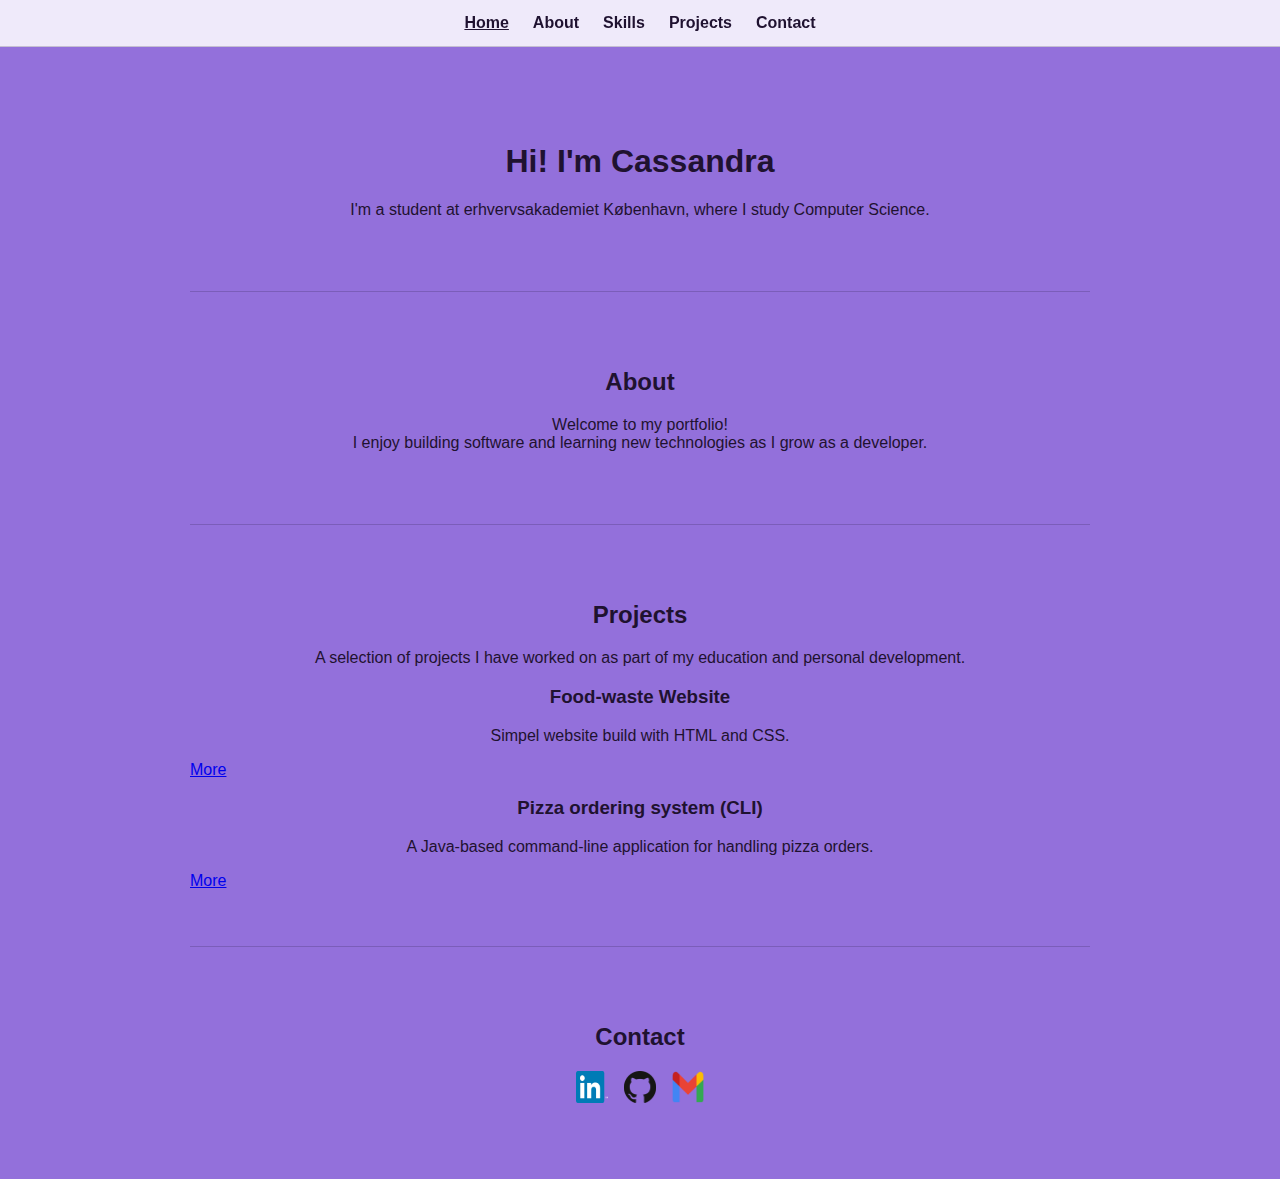
<file: index.html>
<!DOCTYPE html>
<html lang="en">
<head>
    <meta charset="UTF-8">
    <meta name="viewport" content="width=device-width, initial-scale=1.0"/>
    <title>Portfolio</title>
    <link rel ="stylesheet" type="text/css" href="style.css">
    <!-- Forbinder denne HTML.fil med din CSS-fil
         rel="stylesheet" = vi linjer et stylesheet
         href="style.css" = navnet på CSS-filen -->
</head>
<body>

<header class="site-header">
    <nav class="main-nav" aria-label="Main navigation">
        <a href="index.html" aria-current="page">Home</a>
        <a href="About-page/about.html">About</a>
        <a href="Skills-page/skills.html">Skills</a>
        <a href="Projects-page/projects.html">Projects</a>
        <a href="Contact-page/contact.html">Contact</a>
    </nav>
</header>

<main>
    <section id="home" class="page-section hero">
        <h1>Hi! I'm Cassandra</h1>
        <p>I'm a student at erhvervsakademiet København, where I study Computer Science.</p>
    </section>

    <section id="about" class="page-section">
        <h2>About</h2>
        <p>
            Welcome to my portfolio! <br>
            I enjoy building software
            and learning new technologies as I grow as a developer.
        </p>
    </section>

    <section id="projects" class="page-section Projects-section">
        <h2>Projects</h2>
        <p>
            A selection of projects I have worked on as part of my education and personal development.
        </p>

        <div class="projects">
            <h3>Food-waste Website</h3>
            <p>Simpel website build with HTML and CSS.</p>
            <a href="Projects-page/projects.html">More</a>
        </div>

        <div class="projects">
            <h3>Pizza ordering system (CLI)</h3>
            <p>A Java-based command-line application for handling pizza orders.</p>
            <a href="Projects-page/projects.html">More</a>
        </div>

    </section>

    <section id="contact" class="page-section contact-section">
        <h2>Contact</h2>
        <div class="links">
            <a href="https://www.linkedin.com/in/cassandra-michaelsen-273b06380"
               target="_blank" rel="noopener noreferrer" aria-label="LinkedIn profile">
                <img src="Pictures/linkedin-logo.png" alt="LinkedIn"
                     width="32" height="32">
            </a>
            <a href="https://github.com/Cassandra1801" target="_blank"
               rel="noopener noreferrer" aria-label="GitHub profile">
                <img src="Pictures/github-logo.png" alt="GitHub"
                     width="32" height="32">
            </a>
            <a href="https://mail.google.com/mail/?view=cm&fs=1&to=cassandramichaelsen@gmail.com"
               target="_blank" rel="noopener noreferrer" aria-label="Compose an email in Gmail">
                <img src="Pictures/Gmail-logo.png.png" alt="Gmail"
                     width="32" height="32">
            </a>
        </div>
    </section>
</main>







</body>
</html>
</file>
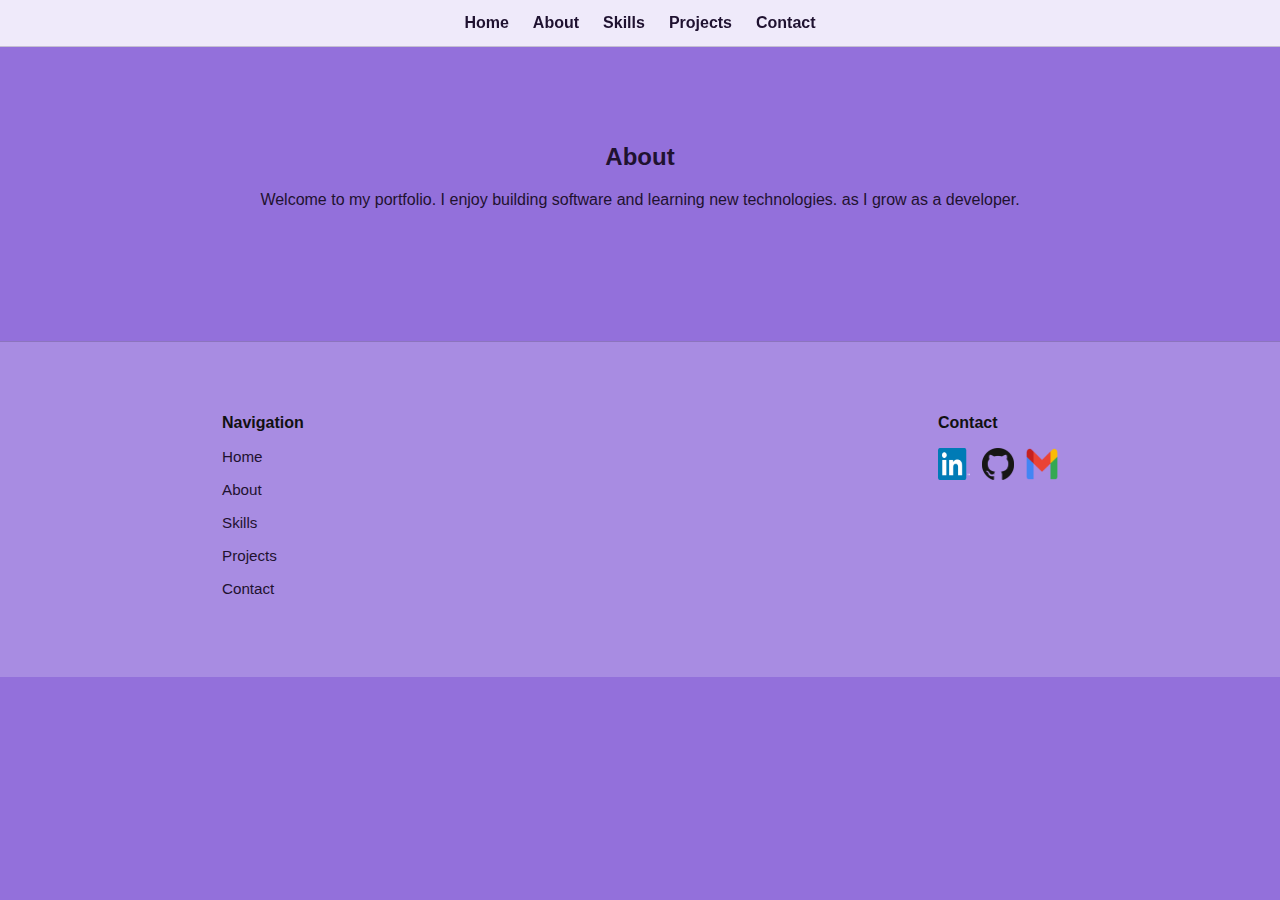
<file: About-page/about.html>
<!DOCTYPE html>
<html lang="en">
<head>
    <meta charset="UTF-8">
    <meta name="viewport" content="width=device-width, initial-scale=1.0"/>

    <title>Portfolio | About</title>

    <link rel ="stylesheet" type="text/css" href="about.css">
    <link rel ="stylesheet" type="text/css" href="../style.css">
</head>
<body>

<header class="site-header">
    <nav class="main-nav" aria-label="Main navigation">
        <a href="../index.html">Home</a>
        <a href="about.html">About</a>
        <a href="../Skills-page/skills.html">Skills</a>
        <a href="../Projects-page/projects.html">Projects</a>
        <a href="../Contact-page/contact.html">Contact</a>
    </nav>
</header>

<main>
    <section class="page-section">
        <h2>About</h2>
        <p>Welcome to my portfolio. I enjoy building software and learning new technologies.
        as I grow as a developer.</p>
    </section>
</main>

<footer class="site-footer">
    <div class="footer-content">

        <div class="footer-column">
            <h4>Navigation</h4>
            <a href="../index.html">Home</a>
            <a href="about.html">About</a>
            <a href="../Skills-page/skills.html">Skills</a>
            <a href="../Projects-page/projects.html">Projects</a>
            <a href="../Contact-page/contact.html">Contact</a>
        </div>

        <div class="footer-column">
            <h4>Contact</h4>
            <div class="footer-links">
            <a href="https://www.linkedin.com/in/cassandra-michaelsen-273b06380" target="_blank"
               rel="noopener noreferrer" aria-label="LinkedIn profile">
                <img src="../Pictures/linkedin-logo.png"
                     alt="LinkedIn" width="32" height="32">
            </a>
            <a href="https://github.com/Cassandra1801" target="_blank"
               rel="noopener noreferrer" aria-label="GitHub profile">
                <img src="../Pictures/github-logo.png"
                     alt="GitHub" width="32" height="32">
            </a>
            <a href="https://mail.google.com/mail/?view=cm&fs=1&to=cassandramichaelsen@gmail.com"
               target="_blank" rel="noopener noreferrer" aria-label="Compose an email in Gmail">
                <img src="../Pictures/Gmail-logo.png.png" alt="Gmail" width="32" height="32">
                </a>
            </div>
        </div>
    </div>
</footer>

</body>
</html>
</file>
<file: style.css>
body {
    margin: 0;
    background-color: mediumpurple;
    color: #1f1230;
    font-family: Arial, sans-serif;
}

.site-header{
    position: sticky;
    top: 0;
    background-color: rgba(255, 255, 255, 0.85);
    backdrop-filter: blur(4px);
    border-bottom: 1px solid rgba(31, 18, 48, 0.2);
}

.main-nav{
    max-width: 900px;
    margin: 0 auto;
    padding: 14px 20px;
    display: flex;
    justify-content: center;
    gap: 24px;
}

.main-nav a{
    color: #1f1230;
    text-decoration: none;
    font-weight: 600;
}

.main-nav a:hover{
    text-decoration: underline;
}

.main-nav a[aria-current="page"] {
    text-decoration: underline;
}

main{
    max-width: 900px;
    margin: 0 auto;
    padding: 20px;
}

.page-section{
    padding: 56px 0;
    border-bottom: 1px solid rgba(31, 18, 48, 0.2);
}

.page-section:last-child{
    border-bottom: none;
}

.hero h1, .page-section h2, .page-section h3, .page-section p{
    text-align: center;
}

.hero h1{
    margin-top: 20px;
}


.page-section ul{
    width: fit-content;
    margin: 12px auto 24px;
}

.links {
    display: flex;
    justify-content: center; /* centers logos horizontally */
    align-items: center;
    gap: 16px;               /* space between logos */
    margin-top: 12px;
}

/* Link styling */
.links a {
    display: inline-flex;
    align-items: center;
}

.links a:hover {
    transform: translateY(-1px);
}

.site-footer {
    margin-top: 40px;
    background-color: rgba(255, 255, 255, 0.2);
    border-top: 1px solid rgba(31, 18, 48, 0.2);
}

.footer-content{
    max-width: 900px;
    margin: 0 auto;
    padding: 24px 20px;
    display: flex;
    justify-content: space-between;
    gap: 32px;
    flex-wrap: wrap;
}

.footer-column{
    display: flex;
    flex-direction: column;
    gap: 8px;
}

.footer-column h4{
    margin: 0 0 8px;
}

.footer-column a{
    color: #1f1230;
    text-decoration: none;
}

.footer-column a:hover{
    text-decoration: underline;
}

.footer-links{
    display: flex;
    align-items: center;
    gap: 12px;
}

.footer-links a{
    display: inline-flex;
}

.projects-section{
    display: grid;
    gap: 18px;
}

.project-card{
    max-width: 680px;
    margin: 0 auto;
    background: rgba(255, 255, 255, 0.35);
    border: 1px solid rgba(31, 18, 48, 0.2);
    border-radius: 10px;
    padding: 16px;
    text-align: center;
}

.project-card h3{
    margin-top: 0;
}

.project-card a{
    font-weight: 600;
    color: #1f1230;
}
</file>
<file: About-page/about.css>
body {
    margin: 0;
    background-color: mediumpurple;
    color: #1f1230;
    font-family: Arial, sans-serif;
}

.site-footer {
    background: rgba(255, 255, 255, 0.85);
    color: #111;
    padding: 1rem;
}

.footer-content {
    display: flex;
    justify-content: space-evenly;
    align-items: flex-start;
}

.footer-column {
    max-width: 20rem;
    padding: 2rem;
}

.footer-column a {
    display: block;
    margin-bottom: 0.5rem;
    color: #111;
    font-size: 0.95rem;
    transition: color 0.2s ease;
}

.footer-column a:hover {
    color: mediumpurple;
}
</file>
